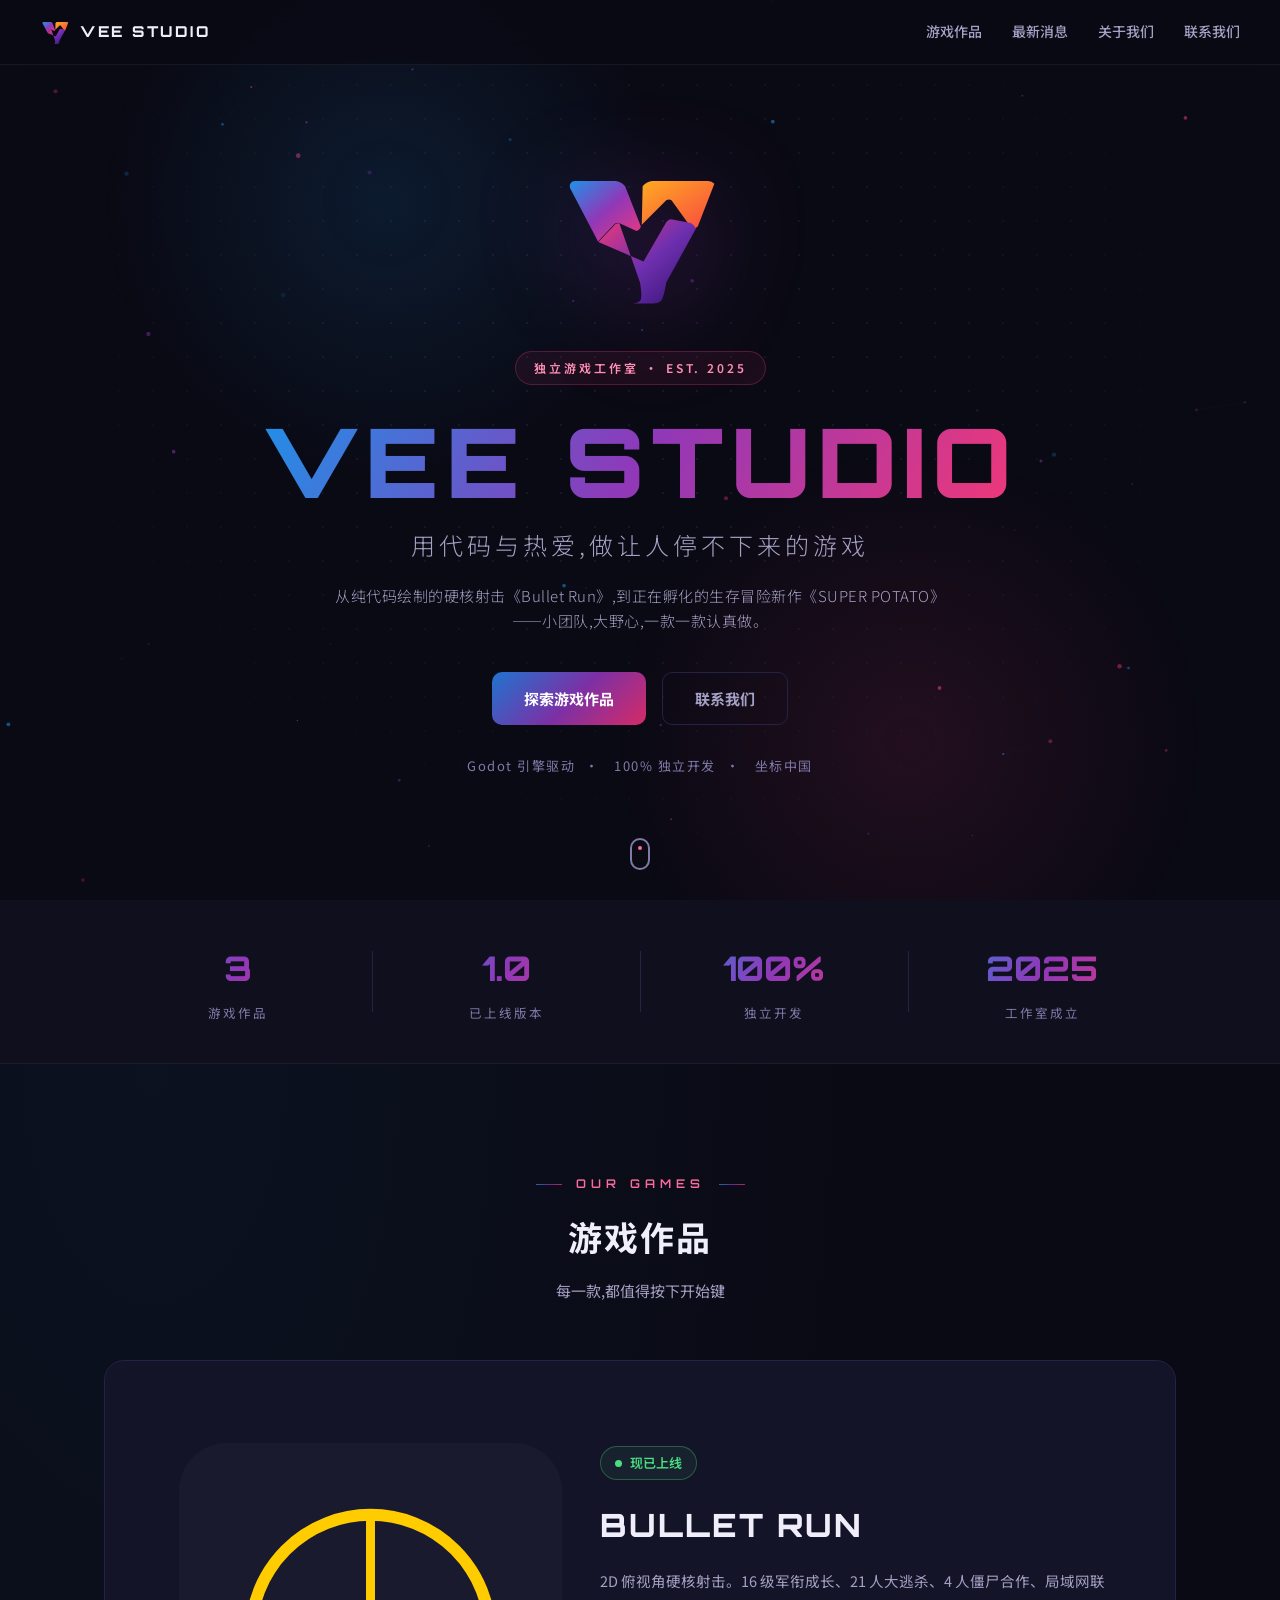
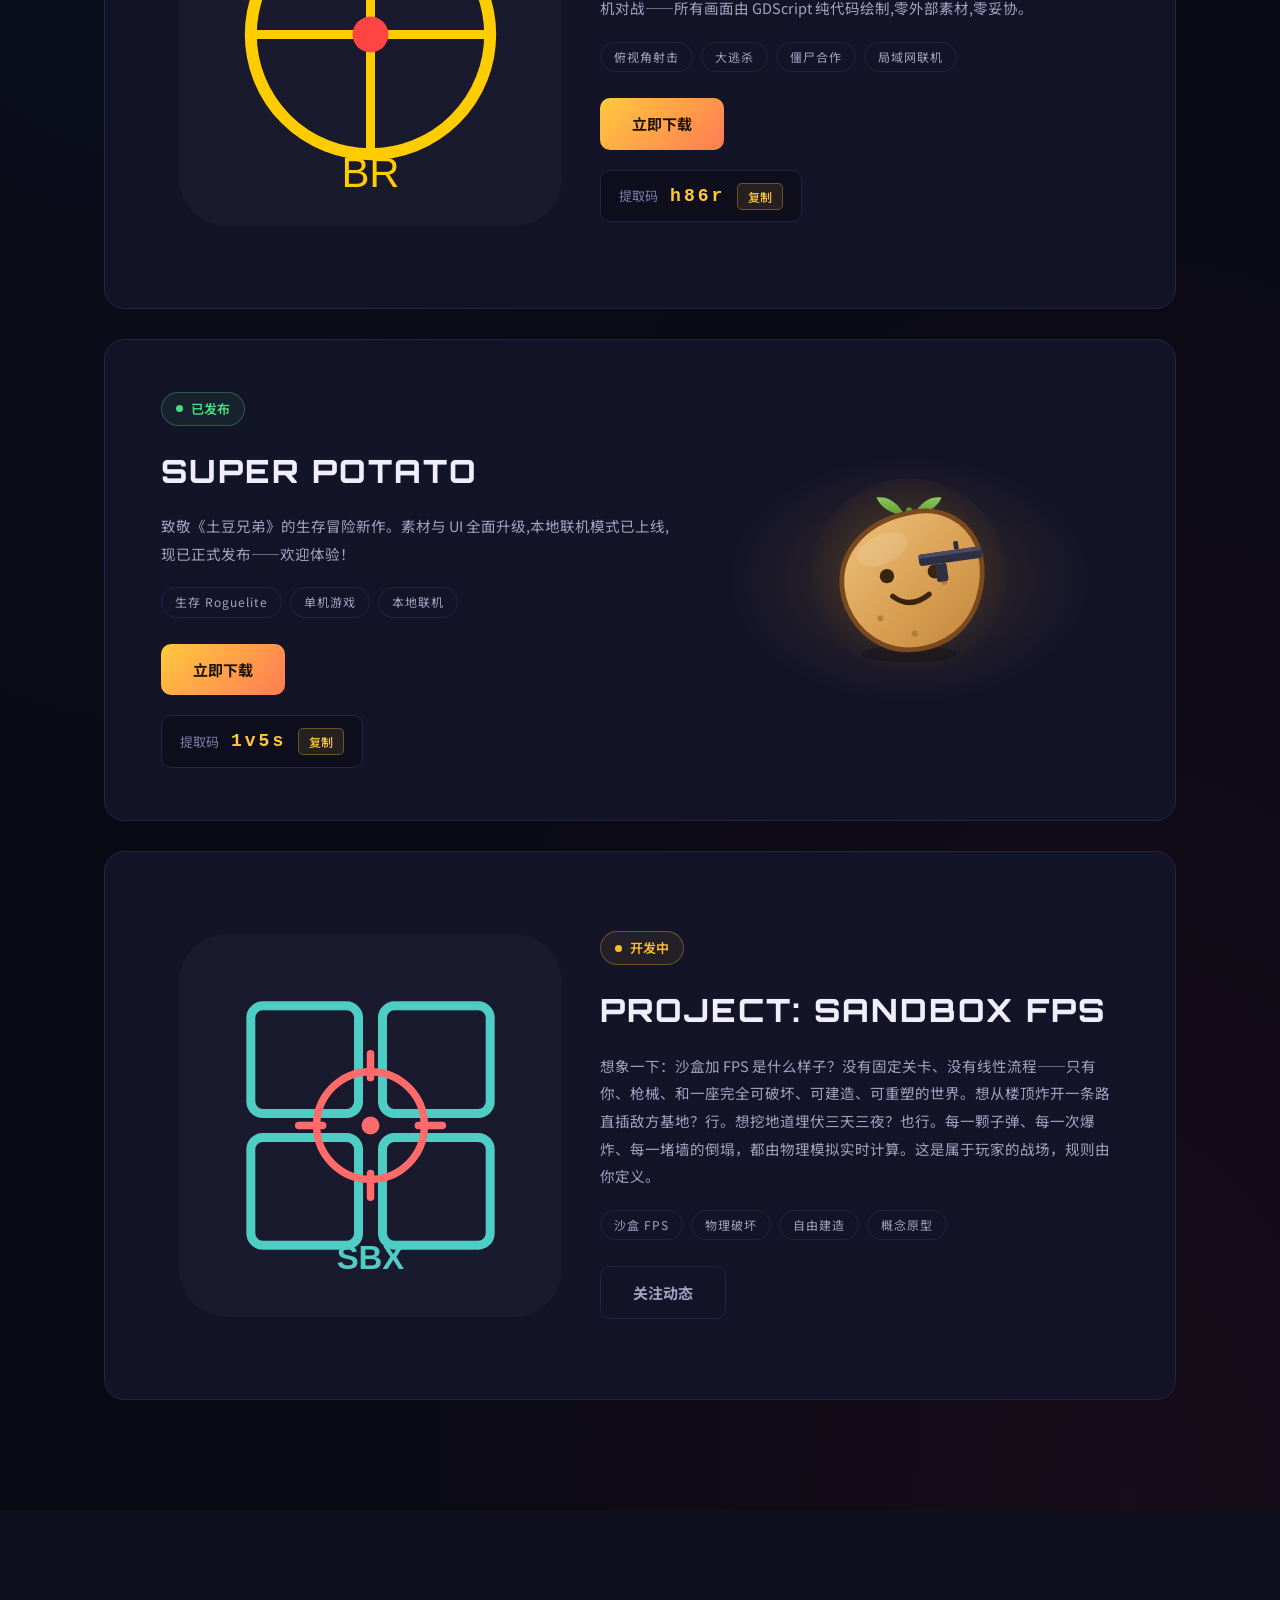
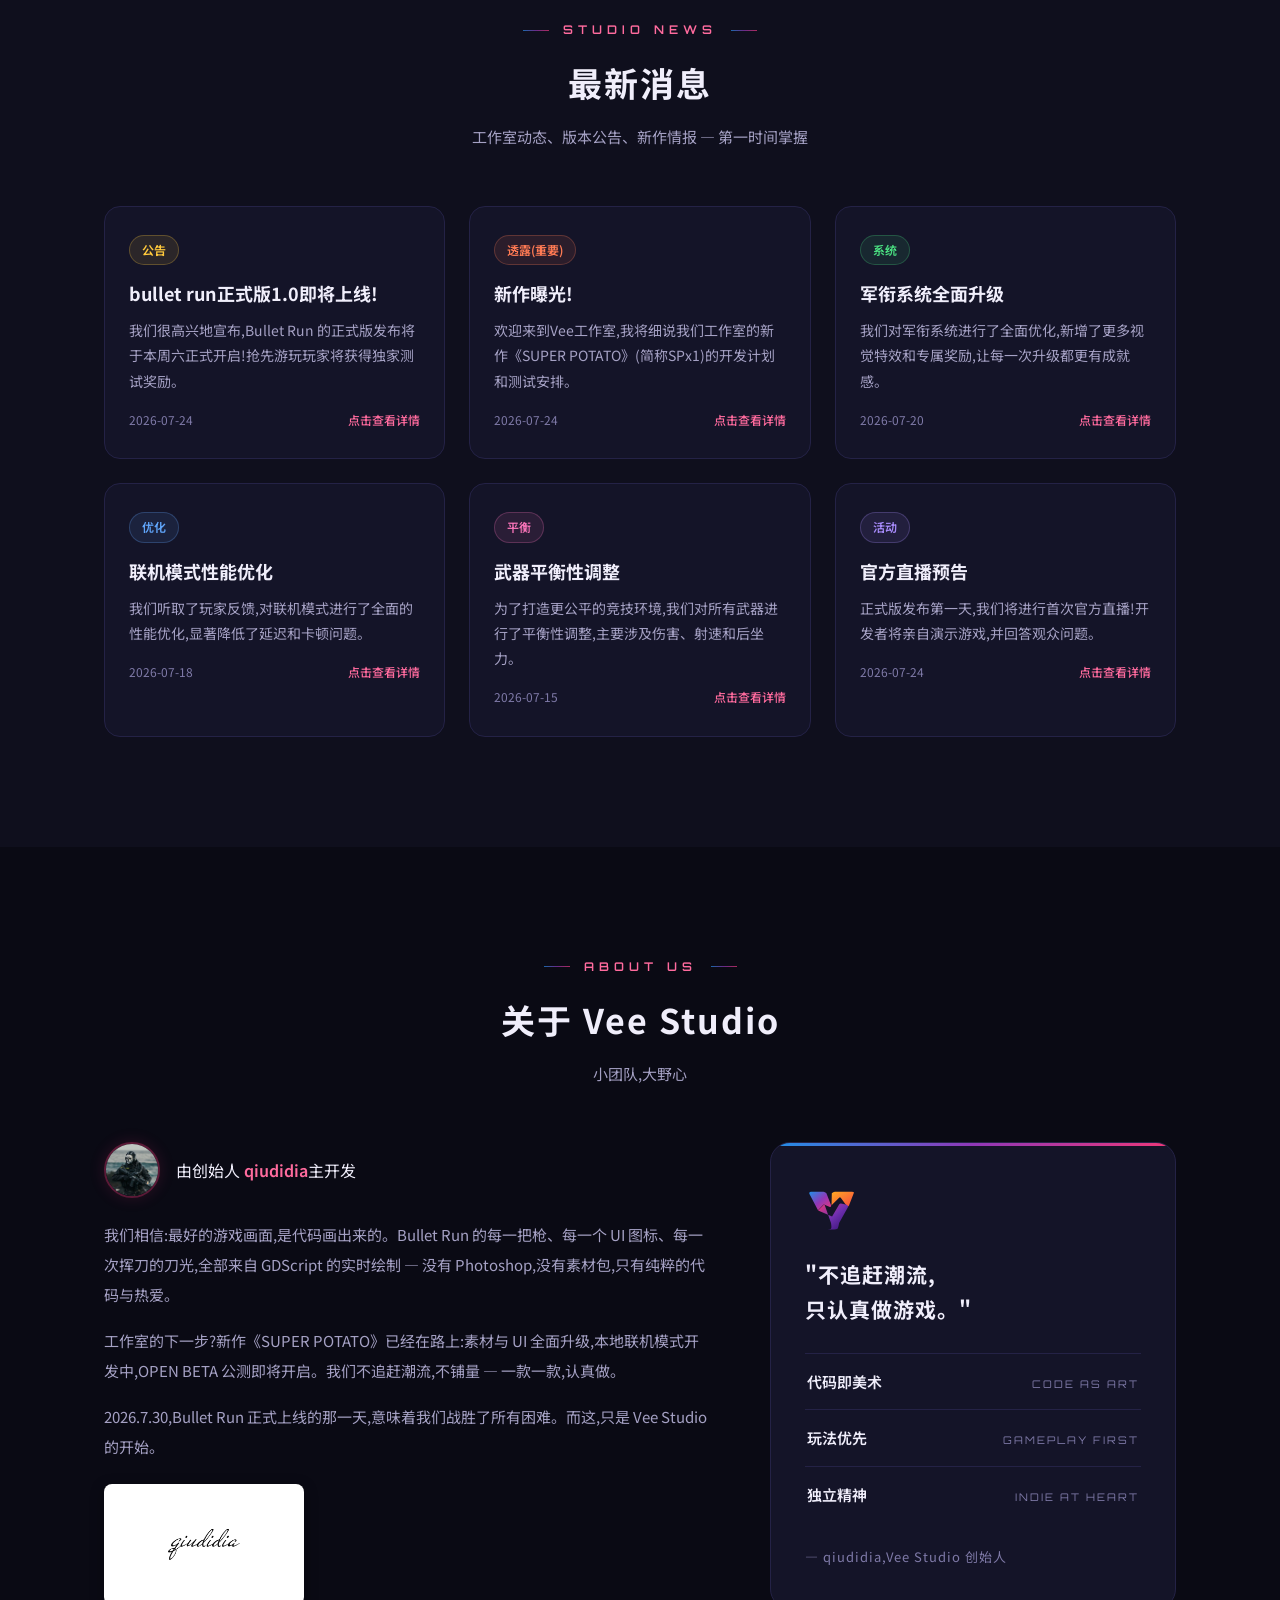
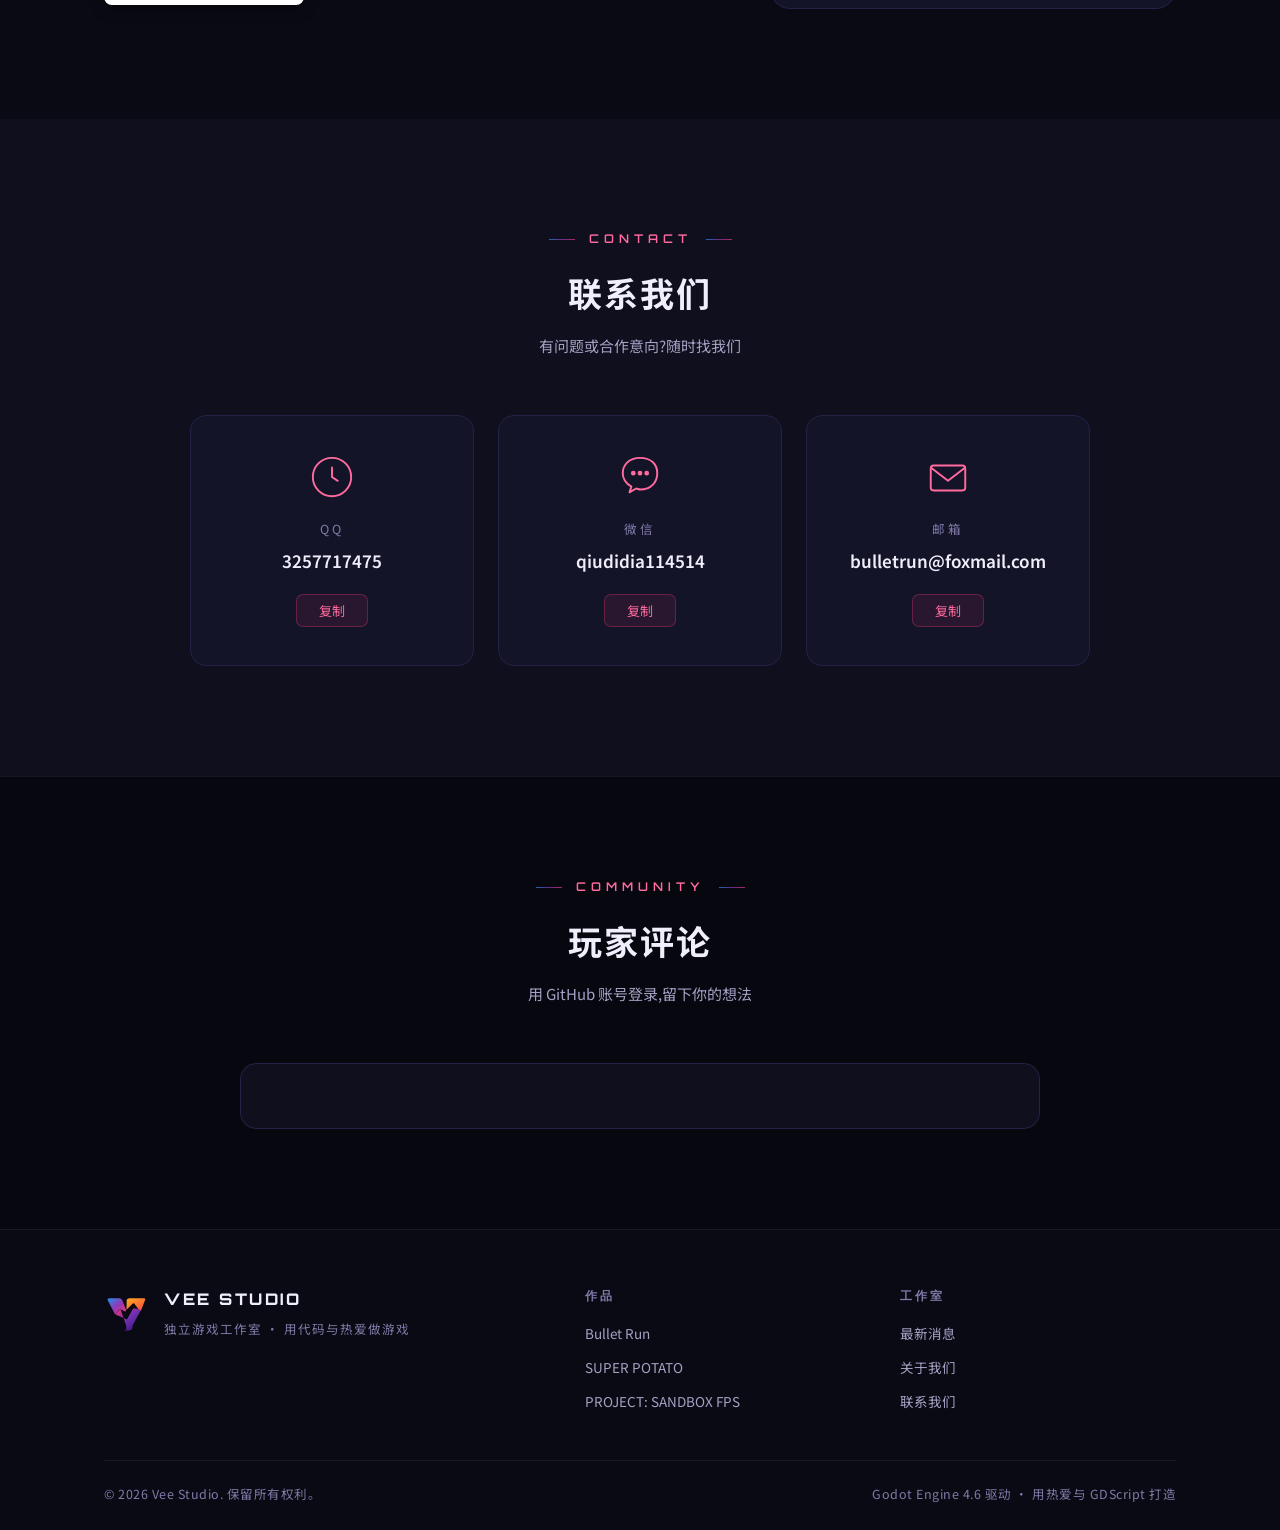
<file: index.html>
<!DOCTYPE html>
<html lang="zh-CN">
<head>
<meta charset="UTF-8">
<meta name="viewport" content="width=device-width, initial-scale=1.0">
<meta name="description" content="Vee Studio 官方网站 — 独立游戏工作室。作品:《Bullet Run》俯视角硬核射击、《SUPER POTATO》生存冒险新作开发中。">
<title>Vee Studio | 独立游戏工作室</title>
<link rel="icon" type="image/svg+xml" href="assets/studio-icon.svg">
<link rel="stylesheet" href="css/style.css">
<link href="https://fonts.googleapis.com/css2?family=Orbitron:wght@400;600;700;800;900&family=Noto+Sans+SC:wght@300;400;500;700&display=swap" rel="stylesheet">
</head>
<body>

<canvas id="bgCanvas"></canvas>

<!-- 导航 -->
<nav class="navbar" id="navbar">
  <div class="nav-inner">
    <a class="nav-logo" href="#hero" aria-label="Vee Studio 首页">
      <img src="assets/vee_logo.svg" alt="Vee Studio 标志" class="nav-logo-img">
      <span class="nav-logo-text">VEE STUDIO</span>
    </a>
    <div class="nav-links">
      <a href="#games">游戏作品</a>
      <a href="#news">最新消息</a>
      <a href="#about">关于我们</a>
      <a href="#contact">联系我们</a>
    </div>
    <button class="nav-toggle" aria-label="打开菜单" aria-expanded="false" id="nav-toggle">
      <span></span><span></span><span></span>
    </button>
  </div>
  <div class="nav-mobile" id="nav-mobile">
    <a href="#games">游戏作品</a>
    <a href="#news">最新消息</a>
    <a href="#about">关于我们</a>
    <a href="#contact">联系我们</a>
  </div>
</nav>

<!-- 工作室 Hero -->
<section class="hero" id="hero">
  <div class="hero-glow-a"></div>
  <div class="hero-glow-b"></div>
  <div class="hero-content">
    <div class="hero-logo-wrap reveal">
      <img src="assets/vee_logo.svg" alt="Vee Studio 标志" class="hero-logo">
    </div>
    <div class="hero-badge reveal" style="--d:80ms">独立游戏工作室 · EST. 2025</div>
    <h1 class="hero-title reveal" style="--d:160ms">
      <span class="line">VEE STUDIO</span>
      <span class="line-zh">用代码与热爱,做让人停不下来的游戏</span>
    </h1>
    <p class="hero-subtitle reveal" style="--d:240ms">从纯代码绘制的硬核射击《Bullet Run》,到正在孵化的生存冒险新作《SUPER POTATO》——小团队,大野心,一款一款认真做。</p>
    <div class="hero-buttons reveal" style="--d:320ms">
      <a class="btn-brand" href="#games">探索游戏作品</a>
      <a class="btn-ghost" href="#contact">联系我们</a>
    </div>
    <div class="hero-meta reveal" style="--d:400ms">
      <span>Godot 引擎驱动</span><span class="sep">·</span>
      <span>100% 独立开发</span><span class="sep">·</span>
      <span>坐标中国</span>
    </div>
  </div>
  <div class="hero-scroll-hint"><div class="mouse"></div></div>
</section>

<!-- 数据条 -->
<section class="stats">
  <div class="container stats-inner">
    <div class="stat reveal"><div class="stat-num">3</div><div class="stat-label">游戏作品</div></div>
    <div class="stat reveal" style="--d:80ms"><div class="stat-num">1.0</div><div class="stat-label">已上线版本</div></div>
    <div class="stat reveal" style="--d:160ms"><div class="stat-num">100%</div><div class="stat-label">独立开发</div></div>
    <div class="stat reveal" style="--d:240ms"><div class="stat-num">2025</div><div class="stat-label">工作室成立</div></div>
  </div>
</section>

<!-- 游戏作品 -->
<section class="games" id="games">
  <div class="container">
    <div class="section-head reveal">
      <div class="section-eyebrow">Our Games</div>
      <h2 class="section-title">游戏作品</h2>
      <p class="section-subtitle">每一款,都值得按下开始键</p>
    </div>

    <div class="games-grid">
      <article class="game-card game-br reveal">
        <div class="game-card-inner">
          <div class="game-visual">
            <img src="assets/icon.svg" alt="Bullet Run 游戏图标" class="game-logo">
          </div>
          <div class="game-info">
            <div class="game-status status-live"><span class="dot"></span>现已上线</div>
            <h3 class="game-name">BULLET RUN</h3>
            <p class="game-desc">2D 俯视角硬核射击。16 级军衔成长、21 人大逃杀、4 人僵尸合作、局域网联机对战——所有画面由 GDScript 纯代码绘制,零外部素材,零妥协。</p>
            <div class="game-tags">
              <span>俯视角射击</span><span>大逃杀</span><span>僵尸合作</span><span>局域网联机</span>
            </div>
            <div class="game-actions">
              <a class="btn-gold" href="https://wwbbw.lanzouv.com/b019vyxpej" target="_blank" rel="noopener">立即下载</a>
            </div>
            <div class="password-box">
              <span>提取码</span>
              <code>h86r</code>
              <button class="copy-btn" onclick="copyText('h86r', this)">复制</button>
            </div>
          </div>
        </div>
      </article>

      <article class="game-card game-sp reveal">
        <div class="game-card-inner">
          <div class="game-info">
            <div class="game-status status-live"><span class="dot"></span>已发布</div>
            <h3 class="game-name">SUPER POTATO</h3>
            <p class="game-desc">致敬《土豆兄弟》的生存冒险新作。素材与 UI 全面升级,本地联机模式已上线,现已正式发布——欢迎体验！</p>
            <div class="game-tags">
              <span>生存 Roguelite</span><span>单机游戏</span><span>本地联机</span>
            </div>
            <div class="game-actions">
              <a class="btn-gold" href="https://wwbbw.lanzouv.com/b019w80nwh" target="_blank" rel="noopener">立即下载</a>
            </div>
            <div class="password-box">
              <span>提取码</span>
              <code>1v5s</code>
              <button class="copy-btn" onclick="copyText('1v5s', this)">复制</button>
            </div>
          </div>
          <div class="game-visual">
            <img src="assets/super-potato.svg" alt="SUPER POTATO 概念视觉" class="game-sp-art">
          </div>
        </div>
      </article>

      <article class="game-card game-sbx reveal">
        <div class="game-card-inner">
          <div class="game-visual">
            <img src="assets/sandbox-fps.svg" alt="PROJECT: SANDBOX FPS 游戏图标" class="game-logo">
          </div>
          <div class="game-info">
            <div class="game-status status-dev"><span class="dot"></span>开发中</div>
            <h3 class="game-name">PROJECT: SANDBOX FPS</h3>
            <p class="game-desc">想象一下：沙盒加 FPS 是什么样子？没有固定关卡、没有线性流程——只有你、枪械、和一座完全可破坏、可建造、可重塑的世界。想从楼顶炸开一条路直插敌方基地？行。想挖地道埋伏三天三夜？也行。每一颗子弹、每一次爆炸、每一堵墙的倒塌，都由物理模拟实时计算。这是属于玩家的战场，规则由你定义。</p>
            <div class="game-tags">
              <span>沙盒 FPS</span><span>物理破坏</span><span>自由建造</span><span>概念原型</span>
            </div>
            <div class="game-actions">
              <a class="btn-ghost" href="#news">关注动态</a>
            </div>
          </div>
        </div>
      </article>
    </div>
  </div>
</section>

<!-- 最新消息 -->
<section class="news" id="news">
  <div class="container">
    <div class="section-head reveal">
      <div class="section-eyebrow">Studio News</div>
      <h2 class="section-title">最新消息</h2>
      <p class="section-subtitle">工作室动态、版本公告、新作情报 — 第一时间掌握</p>
    </div>
    <div class="news-container" id="news-container"></div>
  </div>
</section>

<!-- 关于工作室 -->
<section class="about" id="about">
  <div class="container">
    <div class="section-head reveal">
      <div class="section-eyebrow">About Us</div>
      <h2 class="section-title">关于 Vee Studio</h2>
      <p class="section-subtitle">小团队,大野心</p>
    </div>
    <div class="about-inner">
      <div class="about-text reveal">
        <div class="founder-line">
          <img src="assets/qiudidia.jpg" alt="创始人 qiudidia" class="founder-inline-avatar">
          <p>由创始人 <strong>qiudidia</strong>主开发</p>
        </div>
        <p>我们相信:最好的游戏画面,是代码画出来的。Bullet Run 的每一把枪、每一个 UI 图标、每一次挥刀的刀光,全部来自 GDScript 的实时绘制 — 没有 Photoshop,没有素材包,只有纯粹的代码与热爱。</p>
        <p>工作室的下一步?新作《SUPER POTATO》已经在路上:素材与 UI 全面升级,本地联机模式开发中,OPEN BETA 公测即将开启。我们不追赶潮流,不铺量 — 一款一款,认真做。</p>
        <p>2026.7.30,Bullet Run 正式上线的那一天,意味着我们战胜了所有困难。而这,只是 Vee Studio 的开始。</p>
        <img src="assets/qiudidia-signature.png" alt="qiudidia 签名" class="founder-signature">
      </div>
      <div class="about-side reveal" style="--d:120ms">
        <div class="manifesto-card">
          <img src="assets/vee_logo.svg" alt="Vee Studio 标志" class="manifesto-logo">
          <div class="manifesto-quote">"不追赶潮流,<br>只认真做游戏。"</div>
          <ul class="value-list">
            <li><span class="value-name">代码即美术</span><span class="value-en">CODE AS ART</span></li>
            <li><span class="value-name">玩法优先</span><span class="value-en">GAMEPLAY FIRST</span></li>
            <li><span class="value-name">独立精神</span><span class="value-en">INDIE AT HEART</span></li>
          </ul>
          <div class="manifesto-caption">— qiudidia,Vee Studio 创始人</div>
        </div>
      </div>
    </div>
  </div>
</section>

<!-- 联系我们 -->
<section class="contact" id="contact">
  <div class="container">
    <div class="section-head reveal">
      <div class="section-eyebrow">Contact</div>
      <h2 class="section-title">联系我们</h2>
      <p class="section-subtitle">有问题或合作意向?随时找我们</p>
    </div>
    <div class="contact-cards">
      <div class="contact-card reveal">
        <div class="contact-icon">
          <svg viewBox="0 0 48 48" fill="none" stroke="currentColor" stroke-width="2"><circle cx="24" cy="24" r="20"/><path d="M24 14v10l6 4" stroke-linecap="round"/></svg>
        </div>
        <div class="contact-label">QQ</div>
        <div class="contact-value">3257717475</div>
        <button class="contact-copy" onclick="copyText('3257717475', this)">复制</button>
      </div>
      <div class="contact-card reveal" style="--d:100ms">
        <div class="contact-icon">
          <svg viewBox="0 0 48 48" fill="none" stroke="currentColor" stroke-width="2"><path d="M24 4C12 4 6 12 6 20c0 6 4 11 9 14l-2 6 7-4c1 0 3 1 4 1 12 0 18-8 18-17S36 4 24 4z" stroke-linejoin="round"/><circle cx="17" cy="20" r="1.5" fill="currentColor"/><circle cx="24" cy="20" r="1.5" fill="currentColor"/><circle cx="31" cy="20" r="1.5" fill="currentColor"/></svg>
        </div>
        <div class="contact-label">微信</div>
        <div class="contact-value">qiudidia114514</div>
        <button class="contact-copy" onclick="copyText('qiudidia114514', this)">复制</button>
      </div>
      <div class="contact-card reveal" style="--d:200ms">
        <div class="contact-icon">
          <svg viewBox="0 0 48 48" fill="none" stroke="currentColor" stroke-width="2"><rect x="6" y="12" width="36" height="26" rx="3"/><path d="M6 14l18 14 18-14" stroke-linejoin="round"/></svg>
        </div>
        <div class="contact-label">邮箱</div>
        <div class="contact-value">bulletrun@foxmail.com</div>
        <button class="contact-copy" onclick="copyText('bulletrun@foxmail.com', this)">复制</button>
      </div>
    </div>
  </div>
</section>

<!-- 评论区 -->
<section class="comments" id="comments">
  <div class="container">
    <div class="section-head reveal">
      <div class="section-eyebrow">Community</div>
      <h2 class="section-title">玩家评论</h2>
      <p class="section-subtitle">用 GitHub 账号登录,留下你的想法</p>
    </div>
    <div class="comments-box">
      <script src="https://giscus.app/client.js"
        data-repo="qiudidia/bulletrun.github.io"
        data-repo-id="R_kgDOTJd_9A"
        data-category="General"
        data-category-id="DIC_kwDOTJd_9M4DBaod"
        data-mapping="pathname"
        data-strict="0"
        data-reactions-enabled="1"
        data-emit-metadata="0"
        data-input-position="bottom"
        data-theme="preferred_color_scheme"
        data-lang="zh-CN"
        crossorigin="anonymous"
        async>
      </script>
    </div>
  </div>
</section>

<!-- 页脚 -->
<footer class="footer">
  <div class="container">
    <div class="footer-top">
      <div class="footer-brand">
        <img src="assets/vee_logo.svg" alt="Vee Studio 标志" class="footer-brand-logo">
        <div>
          <div class="footer-brand-name">VEE STUDIO</div>
          <div class="footer-brand-sub">独立游戏工作室 · 用代码与热爱做游戏</div>
        </div>
      </div>
      <div class="footer-col">
        <div class="footer-col-title">作品</div>
        <a href="games/bullet-run.html">Bullet Run</a>
        <a href="#games">SUPER POTATO</a>
        <a href="#games">PROJECT: SANDBOX FPS</a>
      </div>
      <div class="footer-col">
        <div class="footer-col-title">工作室</div>
        <a href="#news">最新消息</a>
        <a href="#about">关于我们</a>
        <a href="#contact">联系我们</a>
      </div>
    </div>
    <div class="footer-bottom">
      <span>&copy; 2026 Vee Studio. 保留所有权利。</span>
      <span>Godot Engine 4.6 驱动 · 用热爱与 GDScript 打造</span>
    </div>
  </div>
</footer>

<!-- 新闻详情弹窗 -->
<div class="news-modal" id="news-modal">
  <div class="modal-backdrop" onclick="closeNewsModal()"></div>
  <div class="news-modal-box" role="dialog" aria-modal="true">
    <div id="news-modal-body"></div>
    <button class="modal-close" onclick="closeNewsModal()" aria-label="关闭">&times;</button>
  </div>
</div>

<script src="js/main.js"></script>
</body>
</html>
</file>
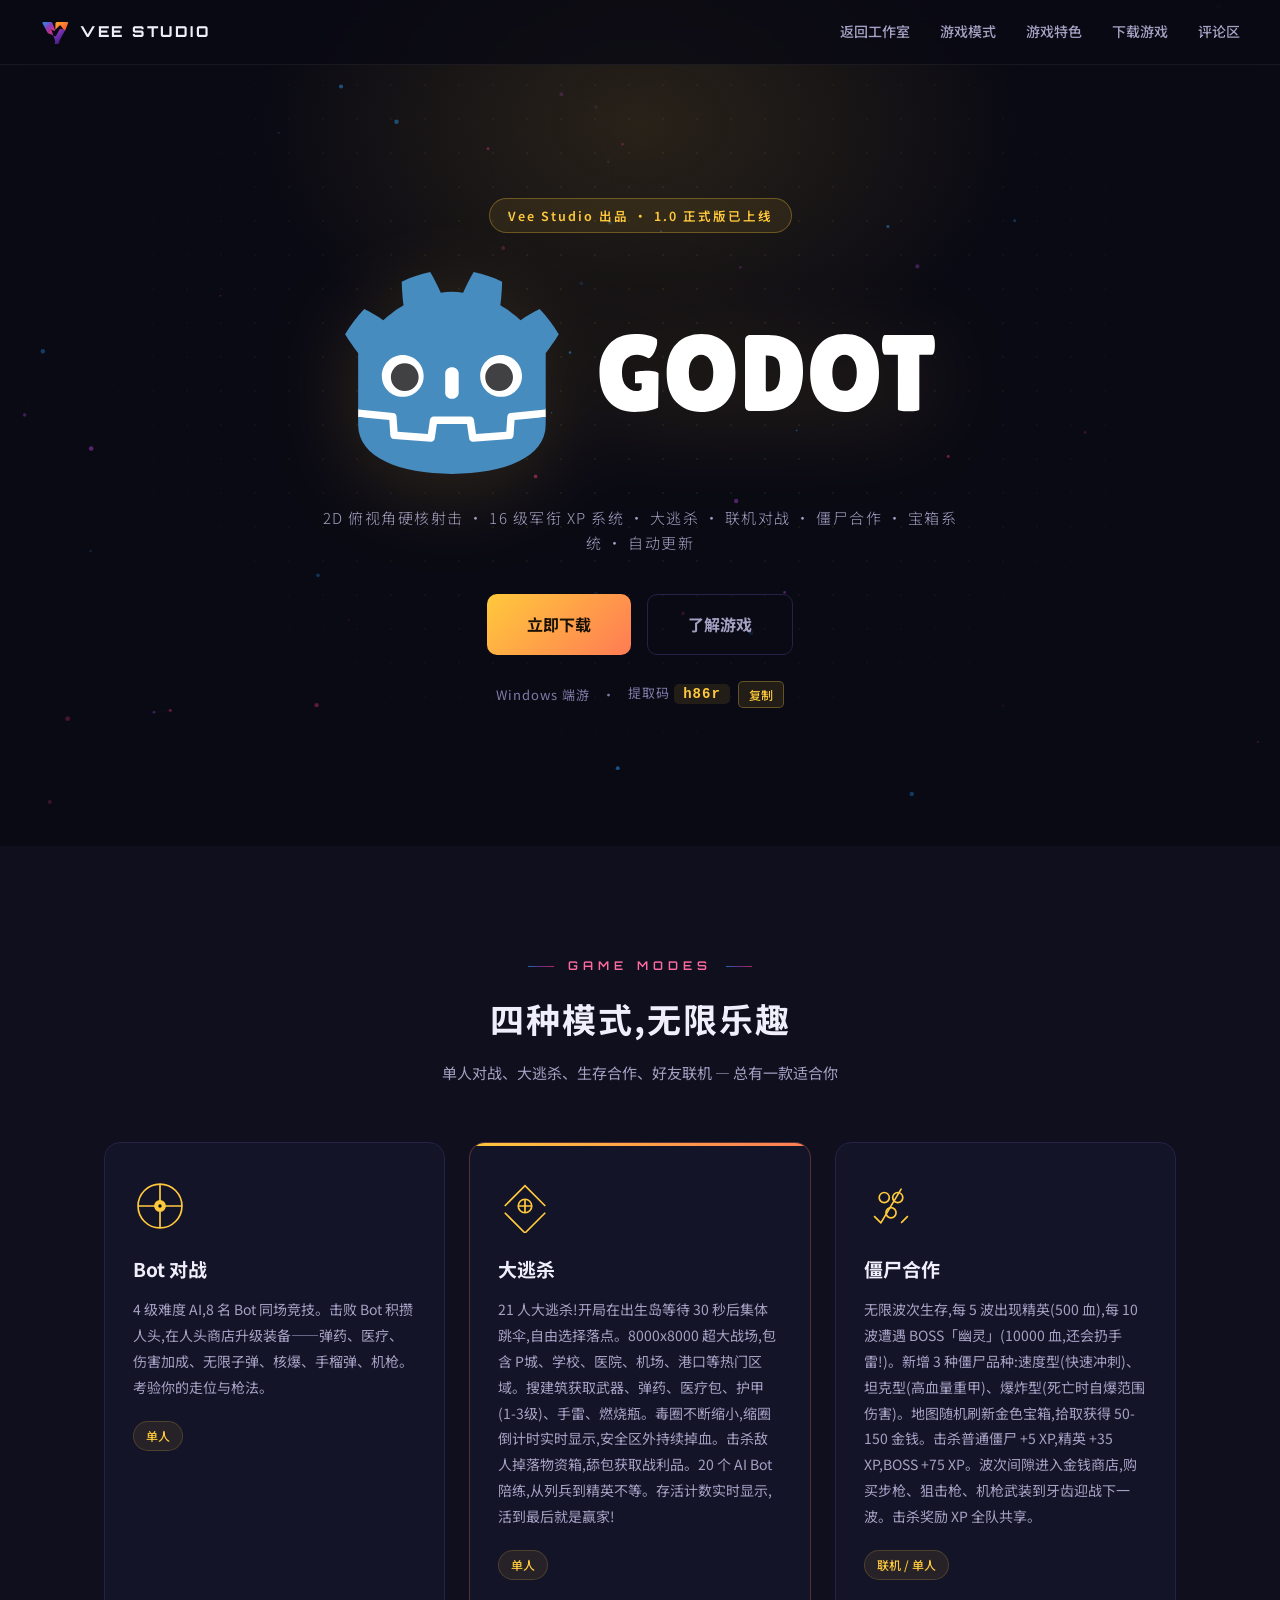
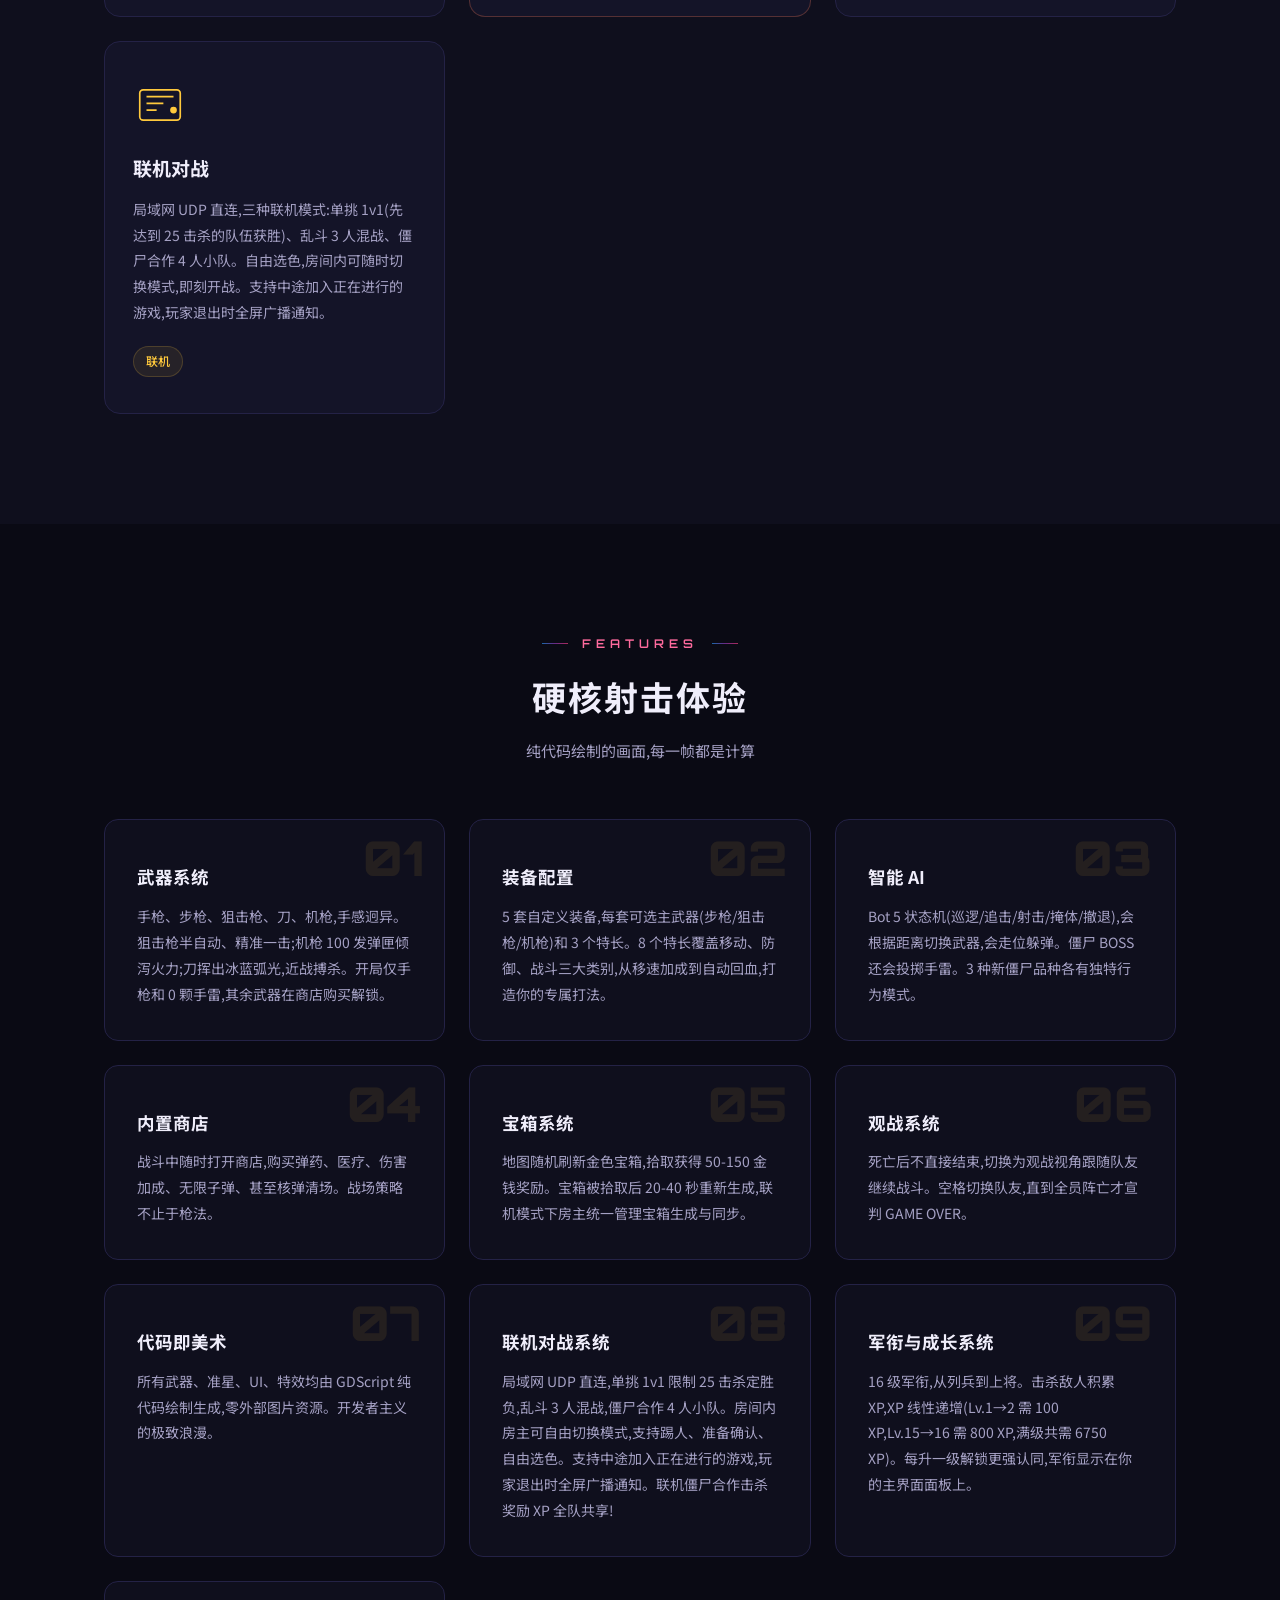
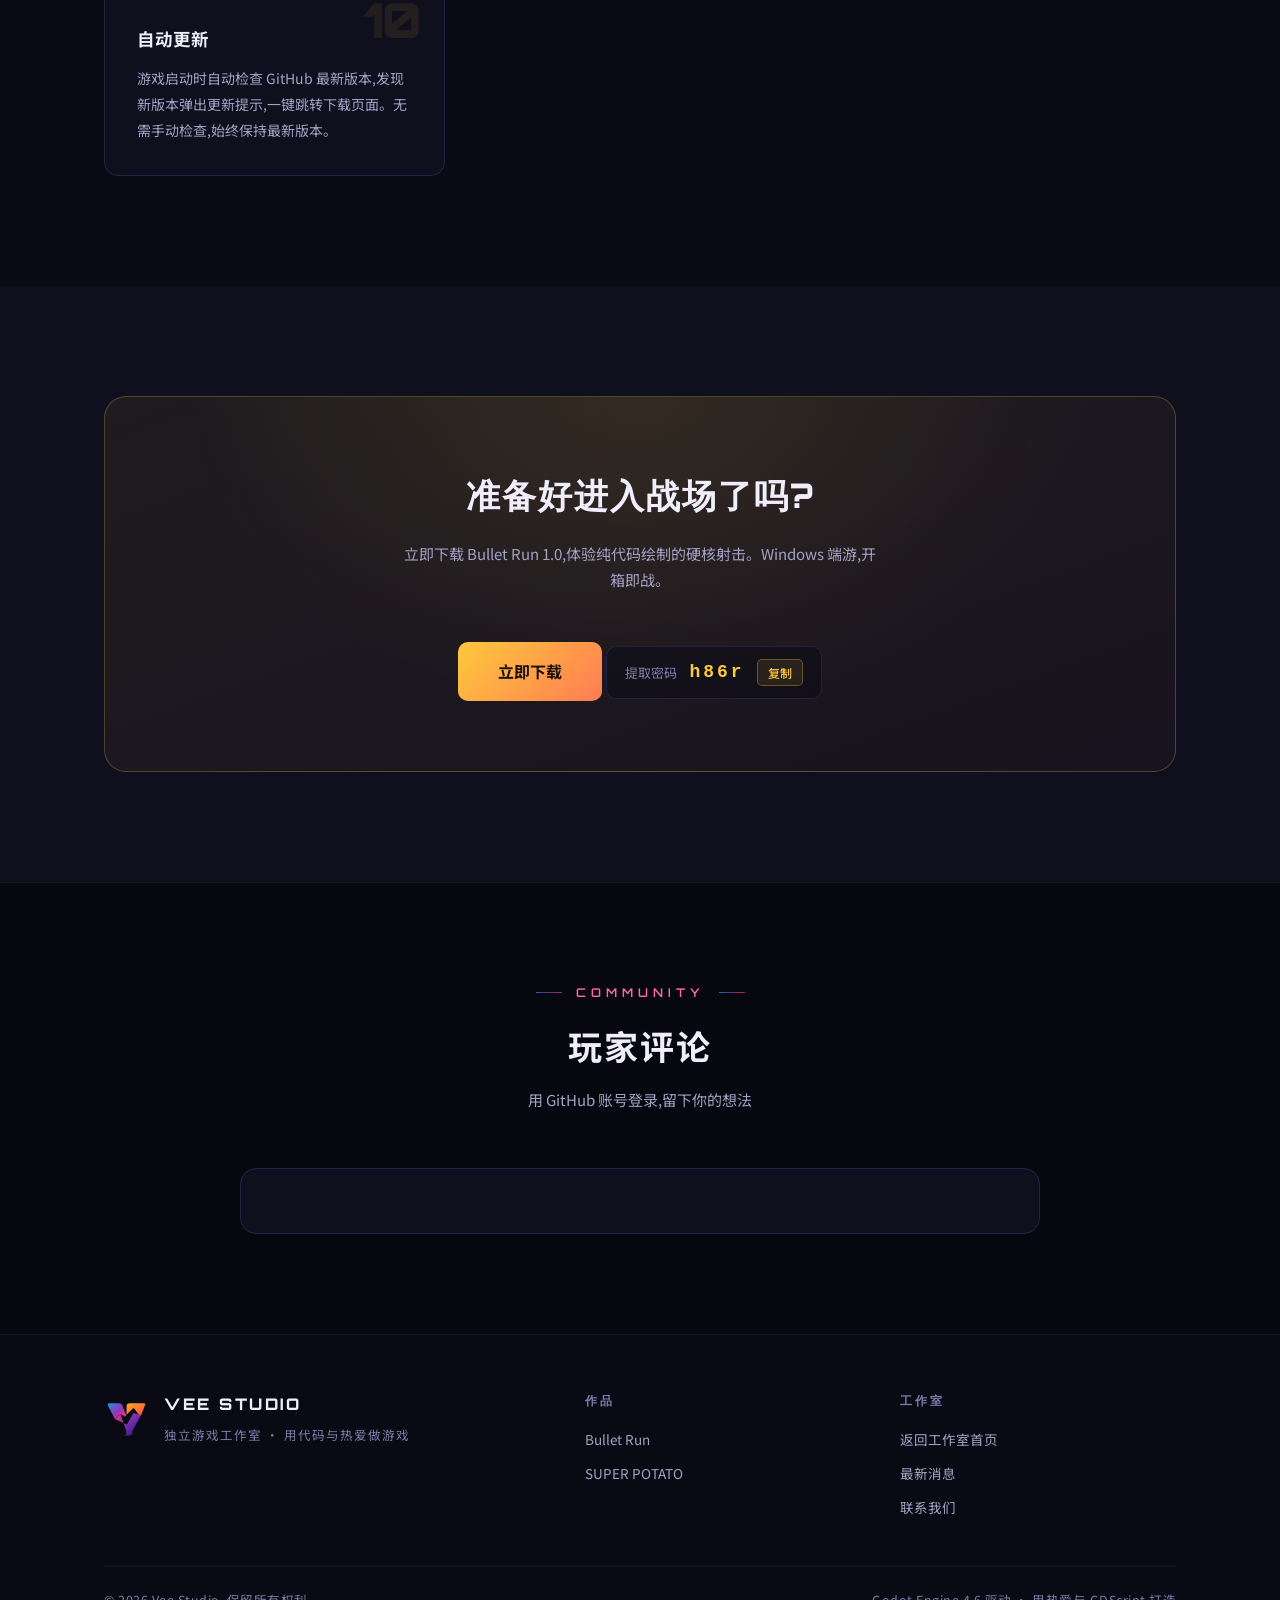
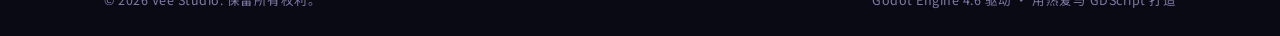
<file: games/bullet-run.html>
<!DOCTYPE html>
<html lang="zh-CN">
<head>
<meta charset="UTF-8">
<meta name="viewport" content="width=device-width, initial-scale=1.0">
<meta name="description" content="Bullet Run — Vee Studio 出品的 2D 俯视角硬核射击游戏。大逃杀、僵尸合作、局域网联机对战,16 级军衔成长系统,现已正式上线。">
<title>Bullet Run | 2D 俯视角射击 | Vee Studio</title>
<link rel="icon" type="image/svg+xml" href="../assets/icon.svg">
<link rel="stylesheet" href="../css/style.css">
<link href="https://fonts.googleapis.com/css2?family=Orbitron:wght@400;600;700;800;900&family=Noto+Sans+SC:wght@300;400;500;700&display=swap" rel="stylesheet">
</head>
<body>

<canvas id="bgCanvas"></canvas>

<!-- 导航 -->
<nav class="navbar" id="navbar">
  <div class="nav-inner">
    <a class="nav-logo" href="../index.html" aria-label="返回 Vee Studio 首页">
      <img src="../assets/vee_logo.svg" alt="Vee Studio 标志" class="nav-logo-img">
      <span class="nav-logo-text">VEE STUDIO</span>
    </a>
    <div class="nav-links">
      <a href="../index.html">返回工作室</a>
      <a href="#modes">游戏模式</a>
      <a href="#features">游戏特色</a>
      <a href="#download">下载游戏</a>
      <a href="#comments">评论区</a>
    </div>
    <button class="nav-toggle" aria-label="打开菜单" aria-expanded="false" id="nav-toggle">
      <span></span><span></span><span></span>
    </button>
  </div>
  <div class="nav-mobile" id="nav-mobile">
    <a href="../index.html">返回工作室</a>
    <a href="#modes">游戏模式</a>
    <a href="#features">游戏特色</a>
    <a href="#download">下载游戏</a>
    <a href="#comments">评论区</a>
  </div>
</nav>

<!-- 游戏 Hero -->
<section class="game-hero" id="top">
  <div class="game-hero-glow"></div>
  <div class="game-hero-content">
    <div class="game-hero-badge reveal"><a href="../index.html">Vee Studio 出品</a> · 1.0 正式版已上线</div>
    <img src="../assets/logo_dark.svg" alt="Bullet Run 游戏标志" class="game-hero-logo reveal" style="--d:80ms">
    <p class="game-hero-sub reveal" style="--d:160ms">2D 俯视角硬核射击 · 16 级军衔 XP 系统 · 大逃杀 · 联机对战 · 僵尸合作 · 宝箱系统 · 自动更新</p>
    <div class="game-hero-buttons reveal" style="--d:240ms">
      <a class="btn-gold btn-lg" href="https://wwbbw.lanzouv.com/b019vyxpej" target="_blank" rel="noopener">立即下载</a>
      <a class="btn-ghost btn-lg" href="#modes">了解游戏</a>
    </div>
    <div class="platform-line reveal" style="--d:320ms">
      <span>Windows 端游</span><span class="sep">·</span>
      <span>提取码 <code>h86r</code></span>
      <button class="copy-btn" onclick="copyText('h86r', this)">复制</button>
    </div>
  </div>
</section>

<!-- 游戏模式 -->
<section class="modes" id="modes">
  <div class="container">
    <div class="section-head reveal">
      <div class="section-eyebrow">Game Modes</div>
      <h2 class="section-title">四种模式,无限乐趣</h2>
      <p class="section-subtitle">单人对战、大逃杀、生存合作、好友联机 — 总有一款适合你</p>
    </div>

    <div class="mode-cards">
      <div class="mode-card reveal">
        <div class="mode-icon">
          <svg viewBox="0 0 64 64" fill="none" stroke="currentColor" stroke-width="2"><circle cx="32" cy="32" r="26"/><path d="M32 6v52M6 32h52"/><circle cx="32" cy="32" r="6" fill="currentColor"/><circle cx="32" cy="32" r="3" fill="var(--bg-dark)"/></svg>
        </div>
        <h3>Bot 对战</h3>
        <p>4 级难度 AI,8 名 Bot 同场竞技。击败 Bot 积攒人头,在人头商店升级装备——弹药、医疗、伤害加成、无限子弹、核爆、手榴弹、机枪。考验你的走位与枪法。</p>
        <div class="mode-tag">单人</div>
      </div>
      <div class="mode-card accent reveal" style="--d:80ms">
        <div class="mode-icon">
          <svg viewBox="0 0 64 64" fill="none" stroke="currentColor" stroke-width="2"><path d="M8 32l24-24 24 24M8 40l24 24 24-24"/><circle cx="32" cy="32" r="8"/><path d="M32 24v16M24 32h16"/></svg>
        </div>
        <h3>大逃杀</h3>
        <p>21 人大逃杀!开局在出生岛等待 30 秒后集体跳伞,自由选择落点。8000x8000 超大战场,包含 P城、学校、医院、机场、港口等热门区域。搜建筑获取武器、弹药、医疗包、护甲(1-3级)、手雷、燃烧瓶。毒圈不断缩小,缩圈倒计时实时显示,安全区外持续掉血。击杀敌人掉落物资箱,舔包获取战利品。20 个 AI Bot 陪练,从列兵到精英不等。存活计数实时显示,活到最后就是赢家!</p>
        <div class="mode-tag">单人</div>
      </div>
      <div class="mode-card reveal" style="--d:160ms">
        <div class="mode-icon">
          <svg viewBox="0 0 64 64" fill="none" stroke="currentColor" stroke-width="2"><path d="M20 52l24-40" stroke-linecap="round"/><circle cx="24" cy="22" r="6"/><circle cx="40" cy="22" r="6"/><circle cx="32" cy="40" r="6"/><path d="M12 44l8 8M44 52l8-8"/></svg>
        </div>
        <h3>僵尸合作</h3>
        <p>无限波次生存,每 5 波出现精英(500 血),每 10 波遭遇 BOSS「幽灵」(10000 血,还会扔手雷!)。新增 3 种僵尸品种:速度型(快速冲刺)、坦克型(高血量重甲)、爆炸型(死亡时自爆范围伤害)。地图随机刷新金色宝箱,拾取获得 50-150 金钱。击杀普通僵尸 +5 XP,精英 +35 XP,BOSS +75 XP。波次间隙进入金钱商店,购买步枪、狙击枪、机枪武装到牙齿迎战下一波。击杀奖励 XP 全队共享。</p>
        <div class="mode-tag">联机 / 单人</div>
      </div>
      <div class="mode-card reveal" style="--d:240ms">
        <div class="mode-icon">
          <svg viewBox="0 0 64 64" fill="none" stroke="currentColor" stroke-width="2"><rect x="8" y="14" width="48" height="36" rx="4"/><path d="M16 22h32M16 30h20M16 38h12"/><circle cx="48" cy="38" r="3" fill="currentColor"/></svg>
        </div>
        <h3>联机对战</h3>
        <p>局域网 UDP 直连,三种联机模式:单挑 1v1(先达到 25 击杀的队伍获胜)、乱斗 3 人混战、僵尸合作 4 人小队。自由选色,房间内可随时切换模式,即刻开战。支持中途加入正在进行的游戏,玩家退出时全屏广播通知。</p>
        <div class="mode-tag">联机</div>
      </div>
    </div>
  </div>
</section>

<!-- 游戏特色 -->
<section class="features" id="features">
  <div class="container">
    <div class="section-head reveal">
      <div class="section-eyebrow">Features</div>
      <h2 class="section-title">硬核射击体验</h2>
      <p class="section-subtitle">纯代码绘制的画面,每一帧都是计算</p>
    </div>

    <div class="feature-grid">
      <div class="feature-item reveal">
        <div class="feature-num">01</div>
        <h3>武器系统</h3>
        <p>手枪、步枪、狙击枪、刀、机枪,手感迥异。狙击枪半自动、精准一击;机枪 100 发弹匣倾泻火力;刀挥出冰蓝弧光,近战搏杀。开局仅手枪和 0 颗手雷,其余武器在商店购买解锁。</p>
      </div>
      <div class="feature-item reveal" style="--d:60ms">
        <div class="feature-num">02</div>
        <h3>装备配置</h3>
        <p>5 套自定义装备,每套可选主武器(步枪/狙击枪/机枪)和 3 个特长。8 个特长覆盖移动、防御、战斗三大类别,从移速加成到自动回血,打造你的专属打法。</p>
      </div>
      <div class="feature-item reveal" style="--d:120ms">
        <div class="feature-num">03</div>
        <h3>智能 AI</h3>
        <p>Bot 5 状态机(巡逻/追击/射击/掩体/撤退),会根据距离切换武器,会走位躲弹。僵尸 BOSS 还会投掷手雷。3 种新僵尸品种各有独特行为模式。</p>
      </div>
      <div class="feature-item reveal" style="--d:180ms">
        <div class="feature-num">04</div>
        <h3>内置商店</h3>
        <p>战斗中随时打开商店,购买弹药、医疗、伤害加成、无限子弹、甚至核弹清场。战场策略不止于枪法。</p>
      </div>
      <div class="feature-item reveal" style="--d:240ms">
        <div class="feature-num">05</div>
        <h3>宝箱系统</h3>
        <p>地图随机刷新金色宝箱,拾取获得 50-150 金钱奖励。宝箱被拾取后 20-40 秒重新生成,联机模式下房主统一管理宝箱生成与同步。</p>
      </div>
      <div class="feature-item reveal" style="--d:300ms">
        <div class="feature-num">06</div>
        <h3>观战系统</h3>
        <p>死亡后不直接结束,切换为观战视角跟随队友继续战斗。空格切换队友,直到全员阵亡才宣判 GAME OVER。</p>
      </div>
      <div class="feature-item reveal" style="--d:360ms">
        <div class="feature-num">07</div>
        <h3>代码即美术</h3>
        <p>所有武器、准星、UI、特效均由 GDScript 纯代码绘制生成,零外部图片资源。开发者主义的极致浪漫。</p>
      </div>
      <div class="feature-item reveal" style="--d:420ms">
        <div class="feature-num">08</div>
        <h3>联机对战系统</h3>
        <p>局域网 UDP 直连,单挑 1v1 限制 25 击杀定胜负,乱斗 3 人混战,僵尸合作 4 人小队。房间内房主可自由切换模式,支持踢人、准备确认、自由选色。支持中途加入正在进行的游戏,玩家退出时全屏广播通知。联机僵尸合作击杀奖励 XP 全队共享!</p>
      </div>
      <div class="feature-item reveal" style="--d:480ms">
        <div class="feature-num">09</div>
        <h3>军衔与成长系统</h3>
        <p>16 级军衔,从列兵到上将。击杀敌人积累 XP,XP 线性递增(Lv.1→2 需 100 XP,Lv.15→16 需 800 XP,满级共需 6750 XP)。每升一级解锁更强认同,军衔显示在你的主界面面板上。</p>
      </div>
      <div class="feature-item reveal" style="--d:540ms">
        <div class="feature-num">10</div>
        <h3>自动更新</h3>
        <p>游戏启动时自动检查 GitHub 最新版本,发现新版本弹出更新提示,一键跳转下载页面。无需手动检查,始终保持最新版本。</p>
      </div>
    </div>
  </div>
</section>

<!-- 下载 -->
<section class="download" id="download">
  <div class="container">
    <div class="download-card reveal">
      <h2>准备好进入战场了吗?</h2>
      <p>立即下载 Bullet Run 1.0,体验纯代码绘制的硬核射击。Windows 端游,开箱即战。</p>
      <a class="btn-gold btn-lg" href="https://wwbbw.lanzouv.com/b019vyxpej" target="_blank" rel="noopener">立即下载</a>
      <div class="password-box">
        <span>提取密码</span>
        <code>h86r</code>
        <button class="copy-btn" onclick="copyText('h86r', this)">复制</button>
      </div>
    </div>
  </div>
</section>

<!-- 评论区 -->
<section class="comments" id="comments">
  <div class="container">
    <div class="section-head reveal">
      <div class="section-eyebrow">Community</div>
      <h2 class="section-title">玩家评论</h2>
      <p class="section-subtitle">用 GitHub 账号登录,留下你的想法</p>
    </div>
    <div class="comments-box">
      <script src="https://giscus.app/client.js"
        data-repo="qiudidia/bulletrun.github.io"
        data-repo-id="R_kgDOTJd_9A"
        data-category="General"
        data-category-id="DIC_kwDOTJd_9M4DBaod"
        data-mapping="pathname"
        data-strict="0"
        data-reactions-enabled="1"
        data-emit-metadata="0"
        data-input-position="bottom"
        data-theme="preferred_color_scheme"
        data-lang="zh-CN"
        crossorigin="anonymous"
        async>
      </script>
    </div>
  </div>
</section>

<!-- 页脚 -->
<footer class="footer">
  <div class="container">
    <div class="footer-top">
      <div class="footer-brand">
        <img src="../assets/vee_logo.svg" alt="Vee Studio 标志" class="footer-brand-logo">
        <div>
          <div class="footer-brand-name">VEE STUDIO</div>
          <div class="footer-brand-sub">独立游戏工作室 · 用代码与热爱做游戏</div>
        </div>
      </div>
      <div class="footer-col">
        <div class="footer-col-title">作品</div>
        <a href="#top">Bullet Run</a>
        <a href="../index.html#games">SUPER POTATO</a>
      </div>
      <div class="footer-col">
        <div class="footer-col-title">工作室</div>
        <a href="../index.html">返回工作室首页</a>
        <a href="../index.html#news">最新消息</a>
        <a href="../index.html#contact">联系我们</a>
      </div>
    </div>
    <div class="footer-bottom">
      <span>&copy; 2026 Vee Studio. 保留所有权利。</span>
      <span>Godot Engine 4.6 驱动 · 用热爱与 GDScript 打造</span>
    </div>
  </div>
</footer>

<script src="../js/main.js"></script>
</body>
</html>
</file>
<file: css/style.css>
:root {
  --brand-blue: #2090e8;
  --brand-purple: #9038b8;
  --brand-rose: #f03878;
  --brand-orange: #ffaa22;

  --br-gold: #ffc93c;
  --br-orange: #ff7b54;

  --grad-brand: linear-gradient(120deg, #2090e8 0%, #9038b8 50%, #f03878 100%);
  --grad-brand-deep: linear-gradient(135deg, #1f74cf 0%, #7c30a5 52%, #d62b66 100%);
  --grad-gold: linear-gradient(135deg, #ffc93c 0%, #ff7b54 100%);
  --grad-potato: linear-gradient(135deg, #ffaa22 0%, #f84840 100%);

  --bg-dark: #0a0a14;
  --bg-darker: #070710;
  --bg-panel: #0f0f1d;
  --bg-card: #141428;
  --bg-elevated: #191936;

  --text-main: #f0eefb;
  --text-dim: #a5a1c4;
  --text-muted: #7f7aa8;

  --border: #242246;
  --border-soft: rgba(255, 255, 255, 0.06);

  --accent: #ff6b9e;
  --ok: #4ade80;
  --warn: #fbbf24;

  --font-display: 'Orbitron', sans-serif;
  --font-body: 'Noto Sans SC', sans-serif;
}

* { margin: 0; padding: 0; box-sizing: border-box; }

html { scroll-behavior: smooth; }

body {
  font-family: var(--font-body);
  background: var(--bg-dark);
  color: var(--text-main);
  line-height: 1.7;
  overflow-x: hidden;
}

img { max-width: 100%; display: block; }
a { color: inherit; }
button { font-family: inherit; }

:focus-visible { outline: 2px solid var(--brand-blue); outline-offset: 3px; border-radius: 4px; }

section[id] { scroll-margin-top: 84px; }

#bgCanvas {
  position: fixed; top: 0; left: 0;
  width: 100%; height: 100%;
  z-index: 0; pointer-events: none;
}

.container { max-width: 1120px; margin: 0 auto; padding: 0 24px; }
section { position: relative; z-index: 1; }

/* ============ 导航 ============ */
.navbar {
  position: fixed; top: 0; left: 0; width: 100%;
  z-index: 100; padding: 0 24px;
  background: rgba(10, 10, 20, 0.78);
  backdrop-filter: blur(14px);
  -webkit-backdrop-filter: blur(14px);
  border-bottom: 1px solid var(--border-soft);
  transition: background 0.3s;
}
.navbar.scrolled { background: rgba(7, 7, 16, 0.94); }
.nav-inner {
  max-width: 1200px; margin: 0 auto;
  height: 64px; display: flex; align-items: center; justify-content: space-between;
}
.nav-logo { display: flex; align-items: center; gap: 10px; text-decoration: none; }
.nav-logo-img { width: 30px; height: 30px; }
.nav-logo-text {
  font-family: var(--font-display); font-size: 15px; font-weight: 800;
  color: var(--text-main); letter-spacing: 2.5px;
}
.nav-links { display: flex; gap: 30px; }
.nav-links a {
  color: var(--text-dim); text-decoration: none; font-size: 14px; font-weight: 500;
  transition: color 0.2s; position: relative;
}
.nav-links a:hover { color: var(--accent); }
.nav-links a::after {
  content: ''; position: absolute; bottom: -6px; left: 0; width: 0; height: 2px;
  background: var(--grad-brand); border-radius: 1px; transition: width 0.3s;
}
.nav-links a:hover::after { width: 100%; }

.nav-toggle {
  display: none; flex-direction: column; justify-content: center; gap: 5px;
  width: 40px; height: 40px; background: none; border: none; cursor: pointer; padding: 8px;
}
.nav-toggle span {
  display: block; height: 2px; width: 100%; background: var(--text-main);
  border-radius: 2px; transition: transform 0.3s, opacity 0.3s;
}
.nav-toggle[aria-expanded="true"] span:nth-child(1) { transform: translateY(7px) rotate(45deg); }
.nav-toggle[aria-expanded="true"] span:nth-child(2) { opacity: 0; }
.nav-toggle[aria-expanded="true"] span:nth-child(3) { transform: translateY(-7px) rotate(-45deg); }

.nav-mobile { display: none; border-top: 1px solid var(--border-soft); }
.nav-mobile.open { display: block; animation: slideDown 0.25s ease; }
@keyframes slideDown { from { opacity: 0; transform: translateY(-8px); } to { opacity: 1; transform: translateY(0); } }
.nav-mobile a {
  display: block; padding: 14px 8px; color: var(--text-dim); text-decoration: none;
  font-size: 15px; font-weight: 500; border-bottom: 1px solid var(--border-soft);
}
.nav-mobile a:last-child { border-bottom: none; }
.nav-mobile a:hover { color: var(--accent); }

/* ============ 按钮 ============ */
.btn-brand, .btn-gold, .btn-ghost {
  display: inline-flex; align-items: center; justify-content: center; gap: 8px;
  padding: 13px 32px; border-radius: 10px; font-size: 15px; font-weight: 700;
  text-decoration: none; cursor: pointer; border: none;
  transition: transform 0.2s, box-shadow 0.2s, border-color 0.2s, background 0.2s, color 0.2s;
}
.btn-lg { padding: 16px 40px; font-size: 16px; }

.btn-brand {
  background: var(--grad-brand-deep); color: #ffffff;
}
.btn-brand:hover { transform: translateY(-2px); box-shadow: 0 10px 30px -8px rgba(214, 43, 102, 0.45); }

.btn-gold {
  background: var(--grad-gold); color: #1a1205;
}
.btn-gold:hover { transform: translateY(-2px); box-shadow: 0 10px 30px -8px rgba(255, 160, 60, 0.45); }

.btn-ghost {
  background: transparent; border: 1px solid var(--border); color: var(--text-dim);
}
.btn-ghost:hover {
  border-color: var(--accent); color: var(--accent); background: rgba(240, 56, 120, 0.06);
}

.copy-btn {
  background: rgba(255, 201, 60, 0.1); border: 1px solid rgba(255, 201, 60, 0.3); border-radius: 5px;
  color: var(--br-gold); font-size: 12px; padding: 4px 10px; cursor: pointer; transition: all 0.2s;
  font-weight: 500;
}
.copy-btn:hover { background: rgba(255, 201, 60, 0.2); }
.copy-btn.copied { background: rgba(74, 222, 128, 0.15); border-color: rgba(74, 222, 128, 0.4); color: var(--ok); }

/* ============ 工作室 Hero ============ */
.hero {
  position: relative; min-height: 100vh;
  display: flex; align-items: center; justify-content: center; text-align: center;
  padding: 140px 24px 110px; overflow: hidden;
}
.hero::before {
  content: ''; position: absolute; inset: 0;
  background-image: radial-gradient(rgba(165, 150, 255, 0.09) 1px, transparent 1px);
  background-size: 34px 34px;
  -webkit-mask-image: radial-gradient(ellipse at 50% 42%, #000 25%, transparent 72%);
  mask-image: radial-gradient(ellipse at 50% 42%, #000 25%, transparent 72%);
}
.hero-glow-a, .hero-glow-b { position: absolute; pointer-events: none; }
.hero-glow-a {
  top: -12%; left: 6%; width: 620px; height: 620px; border-radius: 50%;
  background: radial-gradient(circle, rgba(32, 144, 232, 0.13) 0%, transparent 65%);
}
.hero-glow-b {
  bottom: -18%; right: 4%; width: 640px; height: 640px; border-radius: 50%;
  background: radial-gradient(circle, rgba(240, 56, 120, 0.11) 0%, transparent 65%);
}
.hero-content { position: relative; max-width: 860px; }

.hero-logo-wrap { margin-bottom: 30px; }
.hero-logo {
  width: clamp(118px, 16vw, 168px); margin: 0 auto;
  animation: floatY 7s ease-in-out infinite;
  filter: drop-shadow(0 20px 50px rgba(144, 56, 184, 0.38));
}
@keyframes floatY { 0%, 100% { transform: translateY(0); } 50% { transform: translateY(-12px); } }

.hero-badge {
  display: inline-block; padding: 6px 18px; border-radius: 999px;
  background: rgba(240, 56, 120, 0.08); border: 1px solid rgba(240, 56, 120, 0.28);
  color: #ff8fb4; font-size: 12px; font-weight: 600; letter-spacing: 3px;
  margin-bottom: 26px; text-transform: uppercase;
}
.hero-title { font-family: var(--font-display); font-weight: 900; line-height: 1.05; }
.hero-title .line {
  display: block; font-size: clamp(46px, 9.5vw, 96px);
  background: var(--grad-brand);
  -webkit-background-clip: text; background-clip: text;
  -webkit-text-fill-color: transparent; color: transparent;
  letter-spacing: clamp(2px, 0.8vw, 7px);
}
.hero-title .line-zh {
  display: block; font-family: var(--font-body);
  font-size: clamp(17px, 2.6vw, 24px); font-weight: 300;
  color: var(--text-dim); letter-spacing: 4px; margin-top: 20px;
}
.hero-subtitle {
  font-size: 15px; color: var(--text-dim); font-weight: 300;
  max-width: 620px; margin: 26px auto 0; letter-spacing: 0.5px;
}
.hero-buttons { display: flex; gap: 16px; justify-content: center; flex-wrap: wrap; margin: 38px 0 30px; }
.hero-meta { font-size: 13px; color: var(--text-muted); letter-spacing: 1.5px; }
.hero-meta .sep { margin: 0 10px; }

.hero-scroll-hint { position: absolute; bottom: 30px; left: 50%; transform: translateX(-50%); }
.mouse { width: 20px; height: 32px; border: 2px solid var(--text-muted); border-radius: 12px; position: relative; }
.mouse::before {
  content: ''; width: 4px; height: 4px; background: var(--accent); border-radius: 50%;
  position: absolute; top: 6px; left: 50%; transform: translateX(-50%);
  animation: mouseScroll 1.6s infinite;
}
@keyframes mouseScroll { 0% { top: 6px; opacity: 1; } 100% { top: 20px; opacity: 0; } }

/* ============ 数据条 ============ */
.stats { background: var(--bg-panel); border-bottom: 1px solid var(--border-soft); }
.stats-inner { display: grid; grid-template-columns: repeat(4, 1fr); padding: 34px 24px; }
.stat { text-align: center; position: relative; padding: 6px 8px; }
.stat + .stat::before {
  content: ''; position: absolute; left: 0; top: 18%; height: 64%; width: 1px;
  background: var(--border);
}
.stat-num {
  font-family: var(--font-display); font-size: clamp(26px, 3.4vw, 34px); font-weight: 800;
  background: var(--grad-brand);
  -webkit-background-clip: text; background-clip: text;
  -webkit-text-fill-color: transparent; color: transparent;
}
.stat-label { font-size: 12.5px; color: var(--text-muted); letter-spacing: 2px; margin-top: 4px; }

/* ============ Section 头部 ============ */
.section-head { text-align: center; margin-bottom: 56px; }
.section-eyebrow {
  font-family: var(--font-display); font-size: 12px; font-weight: 600;
  letter-spacing: 5px; color: var(--accent); margin-bottom: 14px; text-transform: uppercase;
  display: flex; align-items: center; justify-content: center; gap: 14px;
}
.section-eyebrow::before, .section-eyebrow::after {
  content: ''; width: 26px; height: 1px; background: var(--grad-brand); opacity: 0.7;
}
.section-title { font-size: clamp(26px, 4vw, 34px); font-weight: 700; letter-spacing: 2px; }
.section-subtitle { color: var(--text-dim); font-size: 15px; margin-top: 12px; }

/* ============ 游戏作品 ============ */
.games {
  padding: 110px 0;
  background:
    radial-gradient(ellipse at 12% 0%, rgba(32, 144, 232, 0.06) 0%, transparent 45%),
    radial-gradient(ellipse at 88% 100%, rgba(240, 56, 120, 0.06) 0%, transparent 45%),
    var(--bg-dark);
}
.games-grid { display: flex; flex-direction: column; gap: 30px; }

.game-card {
  position: relative; border-radius: 20px; overflow: hidden;
  background: var(--bg-card); border: 1px solid var(--border);
  transition: transform 0.35s, border-color 0.35s, box-shadow 0.35s;
}
.game-card:hover { transform: translateY(-5px); }
.game-br:hover {
  border-color: rgba(255, 201, 60, 0.38);
  box-shadow: 0 24px 70px -28px rgba(255, 190, 80, 0.22);
}
.game-sp:hover {
  border-color: rgba(255, 170, 34, 0.38);
  box-shadow: 0 24px 70px -28px rgba(255, 150, 60, 0.2);
}
.game-card-inner {
  display: grid; grid-template-columns: 1.05fr 1.3fr; gap: 20px;
  padding: 52px 56px; align-items: center;
}
.game-sp .game-card-inner { grid-template-columns: 1.3fr 1.05fr; }
.game-sp .game-visual { order: 2; }

.game-visual {
  position: relative; display: flex; align-items: center; justify-content: center;
  padding: 30px 18px; min-height: 220px;
}
.game-br .game-visual::before {
  content: ''; position: absolute; width: 90%; height: 80%;
  background: radial-gradient(ellipse at center, rgba(255, 201, 60, 0.13) 0%, transparent 68%);
  border-radius: 50%;
}
.game-sp .game-visual::before {
  content: ''; position: absolute; width: 90%; height: 88%;
  background: radial-gradient(ellipse at center, rgba(255, 170, 34, 0.14) 0%, transparent 68%);
  border-radius: 50%;
}
.game-logo { position: relative; width: 100%; max-width: 400px; }
.game-sp-art { position: relative; width: 100%; max-width: 230px; }

.game-info { position: relative; }
.game-status {
  display: inline-flex; align-items: center; gap: 8px;
  font-size: 13px; font-weight: 600; padding: 5px 14px; border-radius: 999px;
  border: 1px solid; margin-bottom: 18px;
}
.status-live { color: var(--ok); border-color: rgba(74, 222, 128, 0.32); background: rgba(74, 222, 128, 0.07); }
.status-dev { color: var(--warn); border-color: rgba(251, 191, 36, 0.32); background: rgba(251, 191, 36, 0.07); }
.game-status .dot { width: 7px; height: 7px; border-radius: 50%; background: currentColor; }
.status-live .dot { animation: pulseDot 2s infinite; }
@keyframes pulseDot {
  0%, 100% { box-shadow: 0 0 0 0 rgba(74, 222, 128, 0.5); }
  50% { box-shadow: 0 0 0 5px rgba(74, 222, 128, 0); }
}
.game-name {
  font-family: var(--font-display); font-size: clamp(22px, 3vw, 32px);
  font-weight: 800; letter-spacing: 2px; margin-bottom: 14px;
}
.game-desc { color: var(--text-dim); font-size: 14.5px; line-height: 1.9; margin-bottom: 20px; }
.game-tags { display: flex; flex-wrap: wrap; gap: 8px; margin-bottom: 26px; }
.game-tags span {
  font-size: 12px; color: var(--text-dim); padding: 4px 13px;
  border: 1px solid var(--border); border-radius: 999px; letter-spacing: 1px;
}
.game-actions { display: flex; flex-wrap: wrap; gap: 14px; }

/* ============ 新闻 ============ */
.news { padding: 110px 0; background: var(--bg-panel); }
.news-container { display: grid; grid-template-columns: repeat(auto-fit, minmax(320px, 1fr)); gap: 24px; }
.news-card {
  background: var(--bg-card); border: 1px solid var(--border); border-radius: 16px;
  padding: 28px 24px; cursor: pointer; transition: transform 0.3s, border-color 0.3s;
  position: relative; overflow: hidden;
}
.news-card::before {
  content: ''; position: absolute; top: 0; left: 0; width: 100%; height: 3px;
  background: var(--grad-brand); opacity: 0; transition: opacity 0.3s;
}
.news-card:hover { transform: translateY(-6px); border-color: rgba(240, 56, 120, 0.32); }
.news-card:hover::before { opacity: 1; }
.news-tag {
  display: inline-block; padding: 4px 12px; border-radius: 999px;
  font-size: 12px; font-weight: 600; border: 1px solid; margin-bottom: 16px;
}
.news-title { font-size: 18px; font-weight: 700; margin-bottom: 12px; line-height: 1.4; }
.news-summary {
  color: var(--text-dim); font-size: 14px; line-height: 1.8; margin-bottom: 16px;
  display: -webkit-box; -webkit-line-clamp: 3; -webkit-box-orient: vertical; overflow: hidden;
}
.news-footer { display: flex; justify-content: space-between; align-items: center; }
.news-date { font-size: 12px; color: var(--text-muted); }
.news-read { font-size: 12px; color: var(--accent); font-weight: 500; }

/* 新闻弹窗 */
.news-modal { display: none; position: fixed; inset: 0; z-index: 200; align-items: center; justify-content: center; padding: 24px; }
.news-modal.show { display: flex; }
.news-modal .modal-backdrop { position: absolute; inset: 0; background: rgba(4, 4, 10, 0.78); }
.news-modal-box {
  position: relative; z-index: 1;
  background: var(--bg-panel); border: 1px solid var(--border); border-radius: 16px;
  padding: 40px; max-width: 720px; width: 100%; max-height: 85vh; overflow-y: auto;
  box-shadow: 0 24px 60px rgba(0, 0, 0, 0.6);
  animation: modalIn 0.3s ease;
}
@keyframes modalIn { from { opacity: 0; transform: translateY(22px); } to { opacity: 1; transform: translateY(0); } }
.news-modal-header { display: flex; align-items: center; gap: 12px; margin-bottom: 16px; flex-wrap: wrap; }
.news-modal-tag { display: inline-block; padding: 4px 12px; border-radius: 999px; font-size: 12px; font-weight: 600; border: 1px solid; }
.news-modal-date { font-size: 13px; color: var(--text-muted); }
.news-modal-title { font-size: 26px; font-weight: 700; margin-bottom: 20px; line-height: 1.35; letter-spacing: 1px; }
.news-modal-body-text { color: var(--text-dim); font-size: 15px; line-height: 2; }
.news-modal-body-text p { margin-bottom: 14px; }
.news-modal-body-text strong { color: var(--accent); font-weight: 700; display: block; margin: 20px 0 8px; }
.modal-close {
  position: absolute; top: 12px; right: 16px; background: none; border: none;
  color: var(--text-muted); font-size: 28px; cursor: pointer; transition: color 0.2s; line-height: 1;
}
.modal-close:hover { color: var(--text-main); }

/* ============ 关于工作室 ============ */
.about { padding: 110px 0; background: var(--bg-dark); }
.about-inner { display: grid; grid-template-columns: 1.5fr 1fr; gap: 56px; align-items: start; }
.about-text p { color: var(--text-dim); margin-bottom: 16px; font-size: 15px; line-height: 2; }
.about-text strong { color: var(--accent); font-weight: 600; }
.founder-line { display: flex; align-items: center; gap: 16px; margin-bottom: 22px; }
.about-text .founder-line p { margin: 0; color: var(--text-main); font-size: 16px; }
.founder-inline-avatar {
  width: 56px; height: 56px; border-radius: 50%; object-fit: cover; flex-shrink: 0;
  border: 2px solid rgba(240, 56, 120, 0.35);
  box-shadow: 0 0 16px rgba(240, 56, 120, 0.15);
}
.founder-signature {
  width: 200px; height: auto; margin-top: 22px;
  background: #ffffff; padding: 8px 16px; border-radius: 8px;
  box-shadow: 0 4px 14px rgba(0, 0, 0, 0.35);
}

.manifesto-card {
  background: var(--bg-card); border: 1px solid var(--border); border-radius: 20px;
  padding: 40px 34px; position: relative; overflow: hidden;
}
.manifesto-card::before {
  content: ''; position: absolute; top: 0; left: 0; width: 100%; height: 3px;
  background: var(--grad-brand);
}
.manifesto-logo { width: 52px; margin-bottom: 22px; }
.manifesto-quote { font-size: 21px; font-weight: 700; line-height: 1.65; margin-bottom: 26px; letter-spacing: 1px; }
.value-list { list-style: none; }
.value-list li {
  display: flex; align-items: baseline; justify-content: space-between; gap: 12px;
  padding: 15px 2px; border-top: 1px solid var(--border);
}
.value-name { font-size: 15px; font-weight: 600; }
.value-en {
  font-family: var(--font-display); font-size: 10.5px; color: var(--text-muted);
  letter-spacing: 2px; white-space: nowrap;
}
.manifesto-caption { font-size: 13px; color: var(--text-muted); margin-top: 24px; letter-spacing: 1px; }

/* ============ 联系我们 ============ */
.contact { padding: 110px 0; background: var(--bg-panel); }
.contact-cards { display: grid; grid-template-columns: repeat(auto-fit, minmax(240px, 1fr)); gap: 24px; max-width: 900px; margin: 0 auto; }
.contact-card {
  background: var(--bg-card); border: 1px solid var(--border); border-radius: 16px;
  padding: 38px 28px; text-align: center; transition: transform 0.3s, border-color 0.3s;
}
.contact-card:hover { transform: translateY(-4px); border-color: rgba(240, 56, 120, 0.3); }
.contact-icon { width: 46px; height: 46px; color: var(--accent); margin: 0 auto 18px; }
.contact-label { font-size: 12.5px; color: var(--text-muted); letter-spacing: 3px; margin-bottom: 8px; text-transform: uppercase; }
.contact-value { font-size: 17px; font-weight: 600; margin-bottom: 18px; word-break: break-all; }
.contact-copy {
  background: rgba(240, 56, 120, 0.09); border: 1px solid rgba(240, 56, 120, 0.32); border-radius: 7px;
  color: var(--accent); font-size: 13px; padding: 6px 22px; cursor: pointer; transition: all 0.2s;
}
.contact-copy:hover { background: rgba(240, 56, 120, 0.18); }
.contact-copy.copied { background: rgba(74, 222, 128, 0.15); border-color: rgba(74, 222, 128, 0.4); color: var(--ok); }

/* ============ 评论区 ============ */
.comments { padding: 100px 0; background: var(--bg-darker); border-top: 1px solid var(--border-soft); }
.comments-box {
  max-width: 800px; margin: 40px auto 0;
  background: var(--bg-panel); border: 1px solid var(--border);
  border-radius: 16px; padding: 32px;
}

/* ============ 页脚 ============ */
.footer { padding: 56px 0 26px; background: var(--bg-dark); border-top: 1px solid var(--border-soft); }
.footer-top {
  display: grid; grid-template-columns: 1.6fr 1fr 1fr; gap: 40px;
  margin-bottom: 36px; align-items: start;
}
.footer-brand { display: flex; gap: 16px; align-items: center; }
.footer-brand-logo { width: 44px; height: 44px; flex-shrink: 0; }
.footer-brand-name { font-family: var(--font-display); font-size: 16px; font-weight: 800; letter-spacing: 2.5px; }
.footer-brand-sub { font-size: 12.5px; color: var(--text-muted); margin-top: 5px; letter-spacing: 1px; }
.footer-col-title {
  font-family: var(--font-display); font-size: 12px; font-weight: 600;
  color: var(--text-muted); letter-spacing: 3px; margin-bottom: 16px; text-transform: uppercase;
}
.footer-col a {
  display: block; color: var(--text-dim); text-decoration: none; font-size: 13.5px;
  margin-bottom: 11px; transition: color 0.2s;
}
.footer-col a:hover { color: var(--accent); }
.footer-bottom {
  display: flex; justify-content: space-between; flex-wrap: wrap; gap: 8px;
  border-top: 1px solid var(--border-soft); padding-top: 22px;
}
.footer-bottom span { font-size: 12.5px; color: var(--text-muted); letter-spacing: 0.5px; }

/* ============ Bullet Run 游戏页 ============ */
.game-hero {
  position: relative; min-height: 94vh;
  display: flex; align-items: center; justify-content: center; text-align: center;
  padding: 150px 24px 90px; overflow: hidden;
}
.game-hero::before {
  content: ''; position: absolute; inset: 0;
  background-image: radial-gradient(rgba(255, 201, 60, 0.07) 1px, transparent 1px);
  background-size: 34px 34px;
  -webkit-mask-image: radial-gradient(ellipse at 50% 42%, #000 22%, transparent 70%);
  mask-image: radial-gradient(ellipse at 50% 42%, #000 22%, transparent 70%);
}
.game-hero-glow {
  position: absolute; top: -22%; left: 50%; transform: translateX(-50%);
  width: 900px; height: 620px; border-radius: 50%; pointer-events: none;
  background: radial-gradient(ellipse at center, rgba(255, 201, 60, 0.13) 0%, transparent 62%);
}
.game-hero-content { position: relative; max-width: 820px; }
.game-hero-badge {
  display: inline-block; padding: 6px 18px; border-radius: 999px;
  background: rgba(255, 201, 60, 0.09); border: 1px solid rgba(255, 201, 60, 0.3);
  color: var(--br-gold); font-size: 12.5px; font-weight: 600; letter-spacing: 2px;
  margin-bottom: 34px;
}
.game-hero-badge a { color: inherit; text-decoration: none; }
.game-hero-badge a:hover { text-decoration: underline; text-underline-offset: 4px; }
.game-hero-logo {
  width: min(600px, 92%); margin: 0 auto 26px;
  filter: drop-shadow(0 14px 44px rgba(255, 201, 60, 0.16));
  animation: floatY 8s ease-in-out infinite;
}
.game-hero-sub {
  font-size: 15px; color: var(--text-dim); font-weight: 300;
  letter-spacing: 1.5px; max-width: 640px; margin: 0 auto 38px;
}
.game-hero-buttons { display: flex; gap: 16px; justify-content: center; flex-wrap: wrap; margin-bottom: 26px; }
.platform-line { font-size: 13px; color: var(--text-muted); letter-spacing: 1px; display: flex; align-items: center; justify-content: center; gap: 8px; flex-wrap: wrap; }
.platform-line .sep { margin: 0 4px; }
.platform-line code {
  font-family: 'Courier New', monospace; font-size: 14px; font-weight: 700;
  color: var(--br-gold); background: rgba(255, 201, 60, 0.1); padding: 2px 9px; border-radius: 5px;
}

/* 游戏模式 */
.modes { padding: 110px 0; background: var(--bg-panel); }
.mode-cards { display: grid; grid-template-columns: repeat(auto-fit, minmax(300px, 1fr)); gap: 24px; }
.mode-card {
  background: var(--bg-card); border: 1px solid var(--border); border-radius: 16px;
  padding: 36px 28px; transition: transform 0.3s, border-color 0.3s; position: relative; overflow: hidden;
}
.mode-card::before {
  content: ''; position: absolute; top: 0; left: 0; width: 100%; height: 3px;
  background: var(--grad-gold); opacity: 0; transition: opacity 0.3s;
}
.mode-card:hover { transform: translateY(-6px); border-color: rgba(255, 201, 60, 0.32); }
.mode-card:hover::before { opacity: 1; }
.mode-card.accent { border-color: rgba(255, 123, 84, 0.28); }
.mode-card.accent::before { opacity: 1; }
.mode-icon { width: 54px; height: 54px; color: var(--br-gold); margin-bottom: 20px; }
.mode-card h3 { font-size: 19px; font-weight: 700; margin-bottom: 12px; }
.mode-card p { color: var(--text-dim); font-size: 14px; line-height: 1.85; margin-bottom: 20px; }
.mode-tag {
  display: inline-block; padding: 4px 12px; border-radius: 999px;
  background: rgba(255, 201, 60, 0.08); border: 1px solid rgba(255, 201, 60, 0.18);
  color: var(--br-gold); font-size: 12px; font-weight: 500;
}

/* 游戏特色 */
.features { padding: 110px 0; background: var(--bg-dark); }
.feature-grid { display: grid; grid-template-columns: repeat(auto-fit, minmax(300px, 1fr)); gap: 24px; }
.feature-item {
  background: var(--bg-panel); border: 1px solid var(--border); border-radius: 14px;
  padding: 32px; position: relative; transition: border-color 0.3s, transform 0.3s;
}
.feature-item:hover { border-color: rgba(255, 201, 60, 0.24); transform: translateY(-3px); }
.feature-num {
  font-family: var(--font-display); font-size: 48px; font-weight: 900;
  color: rgba(255, 201, 60, 0.09); position: absolute; top: 14px; right: 22px; line-height: 1;
}
.feature-item h3 { font-size: 17.5px; font-weight: 700; margin: 10px 0 12px; }
.feature-item p { color: var(--text-dim); font-size: 14px; line-height: 1.85; }

/* 下载区 */
.download { padding: 110px 0; background: var(--bg-panel); }
.download-card {
  position: relative; overflow: hidden; text-align: center;
  background:
    radial-gradient(ellipse at 50% 0%, rgba(255, 201, 60, 0.1) 0%, transparent 60%),
    linear-gradient(160deg, rgba(255, 201, 60, 0.07), rgba(255, 123, 84, 0.04));
  border: 1px solid rgba(255, 201, 60, 0.25); border-radius: 22px;
  padding: 70px 36px;
}
.download-card h2 { font-family: var(--font-display); font-size: clamp(24px, 3.6vw, 34px); font-weight: 800; letter-spacing: 2px; margin-bottom: 16px; }
.download-card > p { color: var(--text-dim); font-size: 15px; max-width: 480px; margin: 0 auto 34px; }
.password-box {
  display: inline-flex; align-items: center; gap: 12px; margin-top: 20px;
  background: rgba(10, 10, 20, 0.55); border: 1px solid var(--border); border-radius: 10px; padding: 10px 18px;
}
.password-box span { font-size: 13px; color: var(--text-muted); }
.password-box code {
  font-family: 'Courier New', monospace; font-size: 18px; font-weight: 700;
  color: var(--br-gold); letter-spacing: 3px;
}

/* ============ 滚动显现 ============ */
.js .reveal {
  opacity: 0; transform: translateY(26px);
  transition: opacity 0.7s ease, transform 0.7s cubic-bezier(0.16, 1, 0.3, 1);
  transition-delay: var(--d, 0ms);
}
.js .reveal.revealed { opacity: 1; transform: none; }

/* ============ 响应式 ============ */
@media (max-width: 960px) {
  .game-card-inner { grid-template-columns: 1fr; padding: 36px 30px; gap: 8px; }
  .game-sp .game-card-inner { grid-template-columns: 1fr; }
  .game-sp .game-visual { order: 0; }
  .game-visual { min-height: 190px; padding: 18px; }
  .about-inner { grid-template-columns: 1fr; gap: 40px; }
  .stats-inner { grid-template-columns: repeat(2, 1fr); gap: 22px 0; }
  .stat:nth-child(3)::before { display: none; }
  .footer-top { grid-template-columns: 1fr; gap: 32px; }
}

@media (max-width: 768px) {
  .nav-links { display: none; }
  .nav-toggle { display: flex; }
  .hero { padding: 120px 20px 90px; }
  .hero-buttons .btn-brand, .hero-buttons .btn-ghost { width: min(320px, 100%); }
  .game-hero-buttons .btn-gold, .game-hero-buttons .btn-ghost { width: min(320px, 100%); }
  .section-head { margin-bottom: 42px; }
  .footer-bottom { flex-direction: column; align-items: center; text-align: center; }
}

@media (prefers-reduced-motion: reduce) {
  html { scroll-behavior: auto; }
  *, *::before, *::after {
    animation-duration: 0.01ms !important;
    animation-iteration-count: 1 !important;
    transition-duration: 0.01ms !important;
  }
  .js .reveal { opacity: 1; transform: none; }
}
</file>
